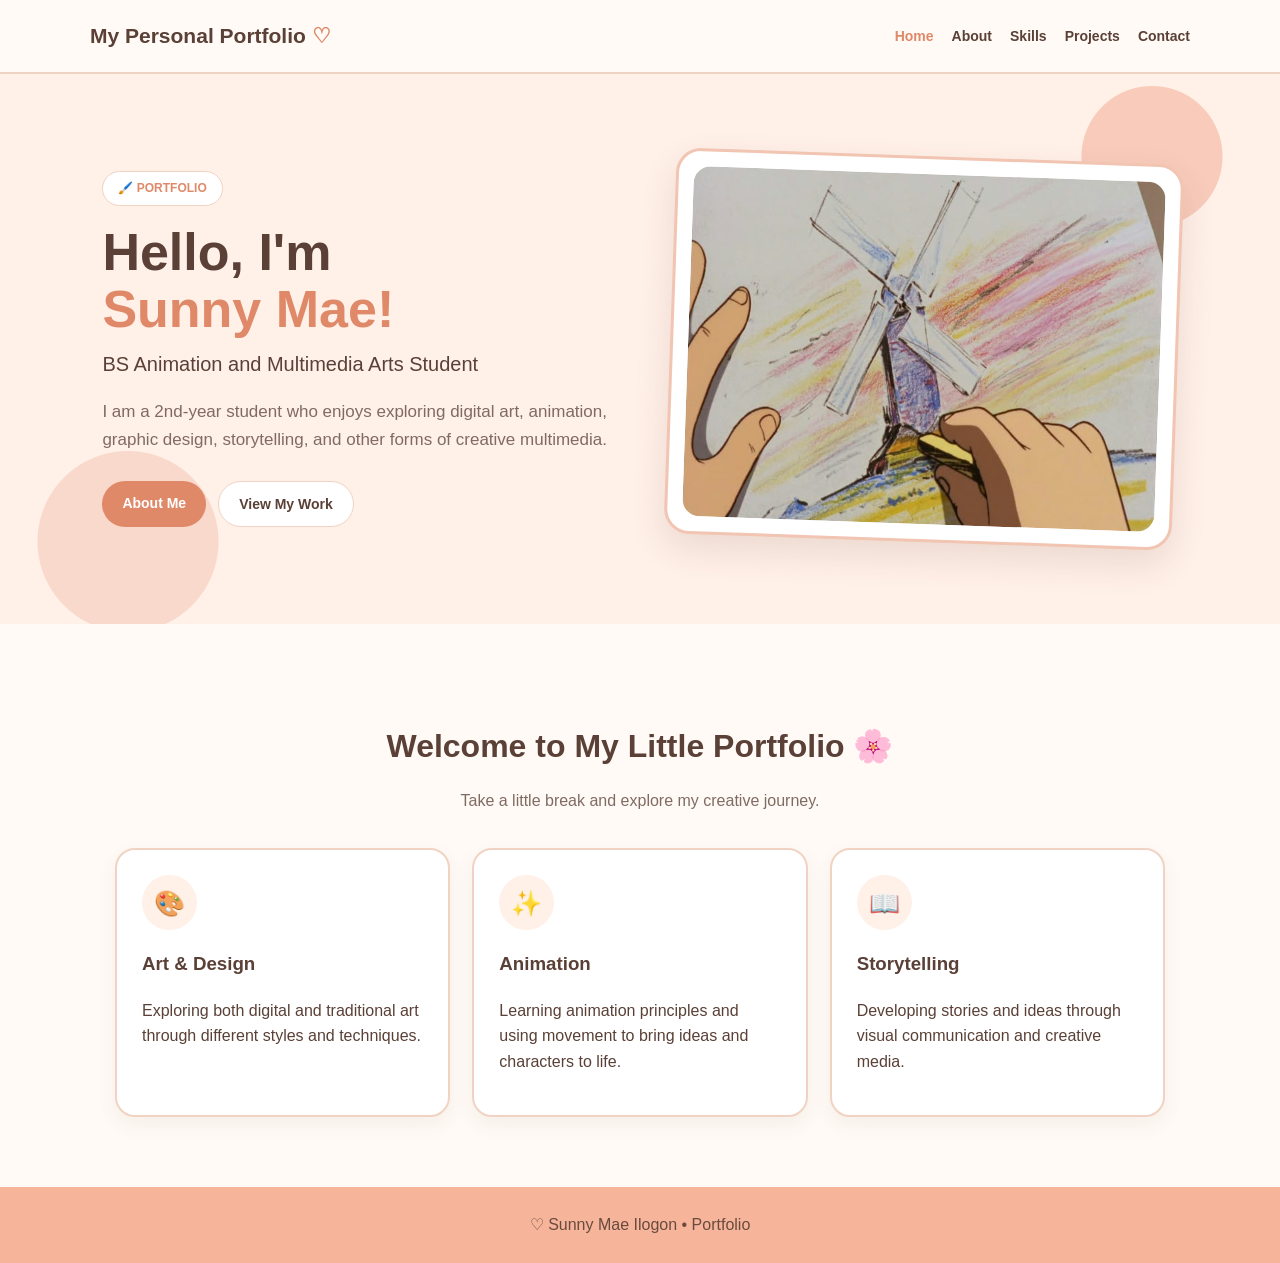
<file: index.html>
<!DOCTYPE html>
<html lang="en">

<head>
    <meta charset="UTF-8">
    <meta name="viewport" content="width=device-width, initial-scale=1.0">

    <title>Sunny Mae Ilogon | Portfolio</title>

    <link rel="stylesheet" href="style.css">
    <link rel="stylesheet" href="index.css">
</head>

<body>

<header>

    <nav>

        <div class="logo">
            My Personal Portfolio <span>♡</span>
        </div>

        <div class="nav-links">

            <a href="index.html" class="active">
                Home
            </a>

            <a href="about.html">
                About
            </a>

            <a href="skills.html">
                Skills
            </a>

            <a href="projects.html">
                Projects
            </a>

            <a href="contact.html">
                Contact
            </a>

        </div>

    </nav>

</header>


<main>

    <!-- JUMBOTRON -->

    <section class="jumbotron">

        <div class="jumbotron-content">

            <div class="badge">
                🖌️ PORTFOLIO
            </div>

            <h1>
                Hello, I'm
                <span>Sunny Mae!</span>
            </h1>

            <h2>
                BS Animation and Multimedia Arts Student
            </h2>

            <p>
                I am a 2nd-year student who enjoys exploring
                digital art, animation, graphic design, storytelling,
                and other forms of creative multimedia.
            </p>

            <div class="buttons">

                <a href="about.html" class="btn primary">
                    About Me
                </a>

                <a href="projects.html" class="btn secondary">
                    View My Work
                </a>

            </div>

        </div>


        <div class="jumbotron-image">

            <img
                src="Images/artwork.jpg"
                alt="Artwork">

        </div>

    </section>


    <!-- WELCOME -->

    <section class="welcome">

        <div class="section-title">

            <h2>
                Welcome to My Little Portfolio 🌸
            </h2>

            <p>
                Take a little break and explore my creative journey.
            </p>

        </div>


        <div class="cards">

            <div class="card">

                <div class="icon">
                    🎨
                </div>

                <h3>
                    Art & Design
                </h3>

                <p>
                    Exploring both digital and traditional art
                    through different styles and techniques.
                </p>

            </div>


            <div class="card">

                <div class="icon">
                    ✨
                </div>

                <h3>
                    Animation
                </h3>

                <p>
                    Learning animation principles and using
                    movement to bring ideas and characters to life.
                </p>

            </div>


            <div class="card">

                <div class="icon">
                    📖
                </div>

                <h3>
                    Storytelling
                </h3>

                <p>
                    Developing stories and ideas through
                    visual communication and creative media.
                </p>

            </div>

        </div>

    </section>

</main>


<footer>

    <p>
        ♡ Sunny Mae Ilogon • Portfolio
    </p>

</footer>

</body>

</html>
</file>
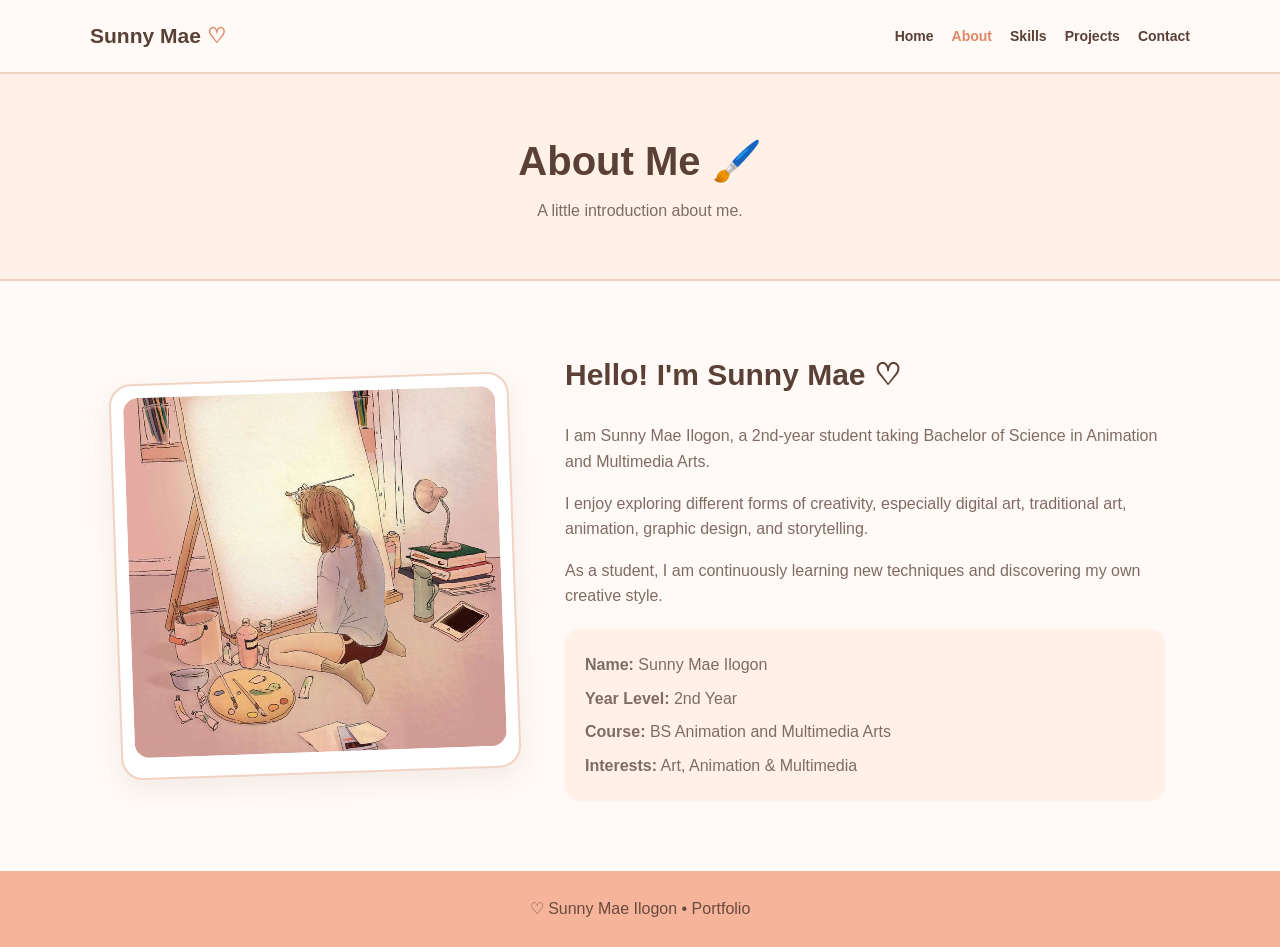
<file: about.html>
<!DOCTYPE html>
<html lang="en">

<head>

    <meta charset="UTF-8">

    <meta name="viewport"
          content="width=device-width, initial-scale=1.0">

    <title>About | Sunny Mae Ilogon</title>

    <link rel="stylesheet" href="style.css">
    <link rel="stylesheet" href="about.css">

</head>


<body>

<header>

<nav>

    <div class="logo">
        Sunny Mae <span>♡</span>
    </div>

    <div class="nav-links">

        <a href="index.html">
            Home
        </a>

        <a href="about.html" class="active">
            About
        </a>

        <a href="skills.html">
            Skills
        </a>

        <a href="projects.html">
            Projects
        </a>

        <a href="contact.html">
            Contact
        </a>

    </div>

</nav>

</header>


<main>

<section class="page-header">

    <h1>
        About Me 🖌️
    </h1>

    <p>
        A little introduction about me.
    </p>

</section>


<section class="about-section">

    <div class="about-grid">

        <div class="about-image">

            <img
                src="Images/profile.jpg"
                alt="Image">

        </div>

        <div class="about-text">

            <h2>
                Hello! I'm Sunny Mae ♡
            </h2>

            <p>
                I am Sunny Mae Ilogon, a 2nd-year student
                taking Bachelor of Science in Animation
                and Multimedia Arts.
            </p>

            <p>
                I enjoy exploring different forms of creativity,
                especially digital art, traditional art,
                animation, graphic design, and storytelling.
            </p>

            <p>
                As a student, I am continuously learning new
                techniques and discovering my own creative style.
            </p>


            <div class="info-box">

                <p>
                    <strong>Name:</strong>
                    Sunny Mae Ilogon
                </p>

                <p>
                    <strong>Year Level:</strong>
                    2nd Year
                </p>

                <p>
                    <strong>Course:</strong>
                    BS Animation and Multimedia Arts
                </p>

                <p>
                    <strong>Interests:</strong>
                    Art, Animation & Multimedia
                </p>

            </div>

        </div>

    </div>

</section>

</main>


<footer>

    <p>
        ♡ Sunny Mae Ilogon • Portfolio
    </p>

</footer>

</body>

</html>
</file>
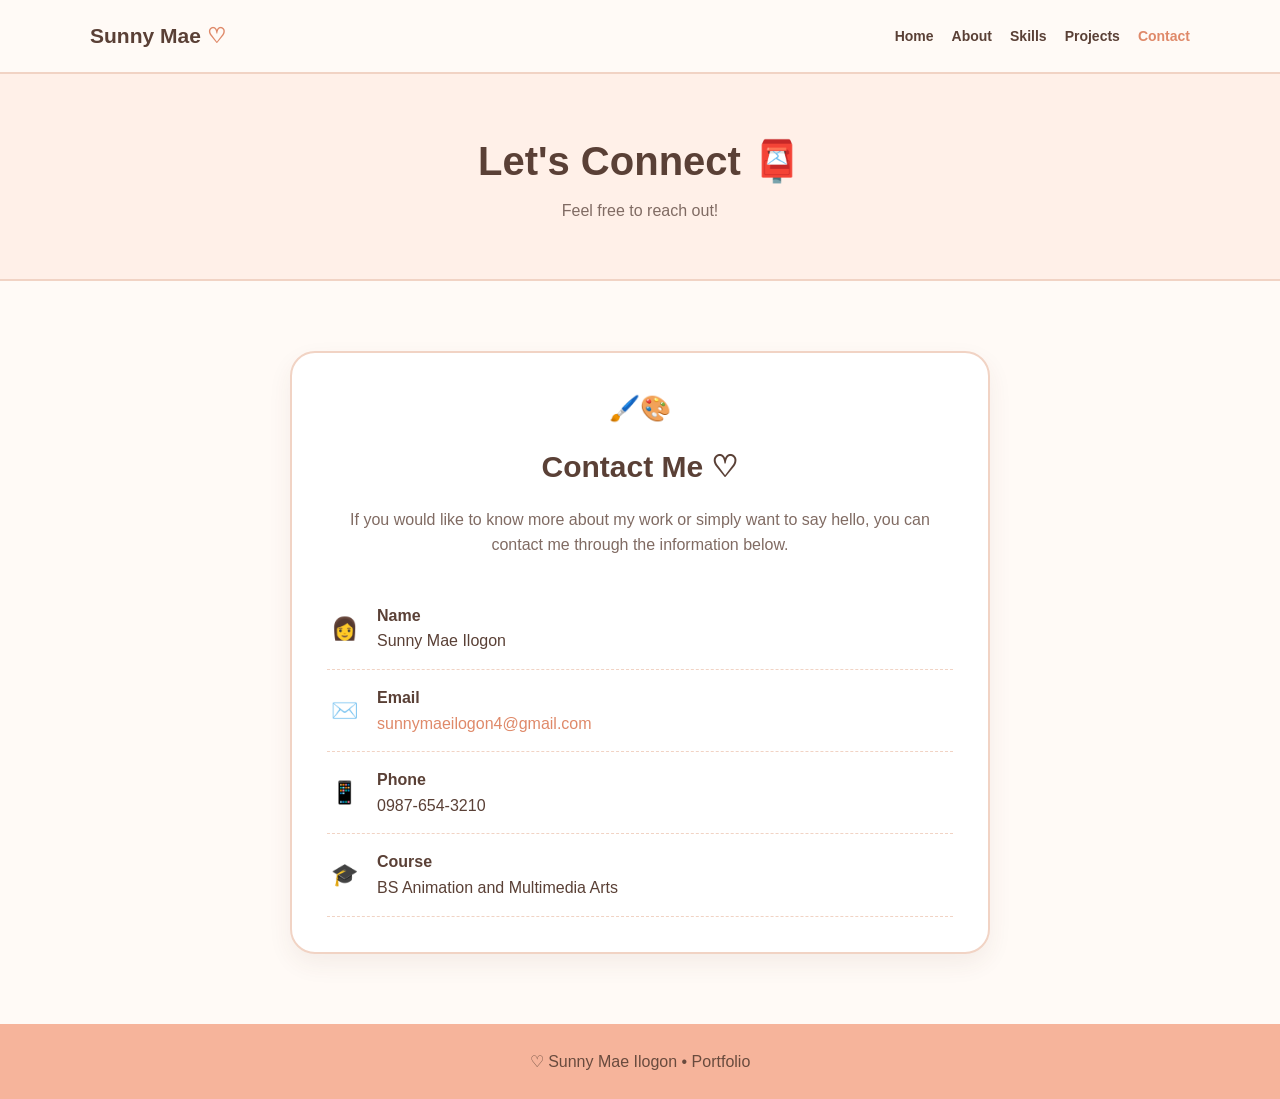
<file: contact.html>
<!DOCTYPE html>
<html lang="en">

<head>

    <meta charset="UTF-8">

    <meta name="viewport"
          content="width=device-width, initial-scale=1.0">

    <title>Contact | Sunny Mae Ilogon</title>

    <link rel="stylesheet" href="style.css">
    <link rel="stylesheet" href="contact.css">

</head>


<body>

<header>

<nav>

    <div class="logo">
        Sunny Mae <span>♡</span>
    </div>

    <div class="nav-links">

        <a href="index.html">
            Home
        </a>

        <a href="about.html">
            About
        </a>

        <a href="skills.html">
            Skills
        </a>

        <a href="projects.html">
            Projects
        </a>

        <a href="contact.html" class="active">
            Contact
        </a>

    </div>

</nav>

</header>


<main>

<section class="page-header">

    <h1>
        Let's Connect 📮
    </h1>

    <p>
        Feel free to reach out!
    </p>

</section>


<section class="contact-section">

<div class="contact-box">

    <div class="contact-decoration">
        🖌️🎨
    </div>

    <h2>
        Contact Me ♡
    </h2>

    <p>
        If you would like to know more about my work
        or simply want to say hello, you can contact me
        through the information below.
    </p>


    <div class="contact-item">

        <span>👩</span>

        <div>

            <strong>
                Name
            </strong>

            Sunny Mae Ilogon

        </div>

    </div>


    <div class="contact-item">

        <span>✉️</span>

        <div>

            <strong>
                Email
            </strong>

            <a href="mailto:sunnymaeilogon4@gmail.com">
                sunnymaeilogon4@gmail.com
            </a>

        </div>

    </div>


    <div class="contact-item">

        <span>📱</span>

        <div>

            <strong>
                Phone
            </strong>

            0987-654-3210

        </div>

    </div>


    <div class="contact-item">

        <span>🎓</span>

        <div>

            <strong>
                Course
            </strong>

            BS Animation and Multimedia Arts

        </div>

    </div>

</div>

</section>

</main>

<footer>

<p>
    ♡ Sunny Mae Ilogon • Portfolio
</p>

</footer>

</body>

</html>
</file>
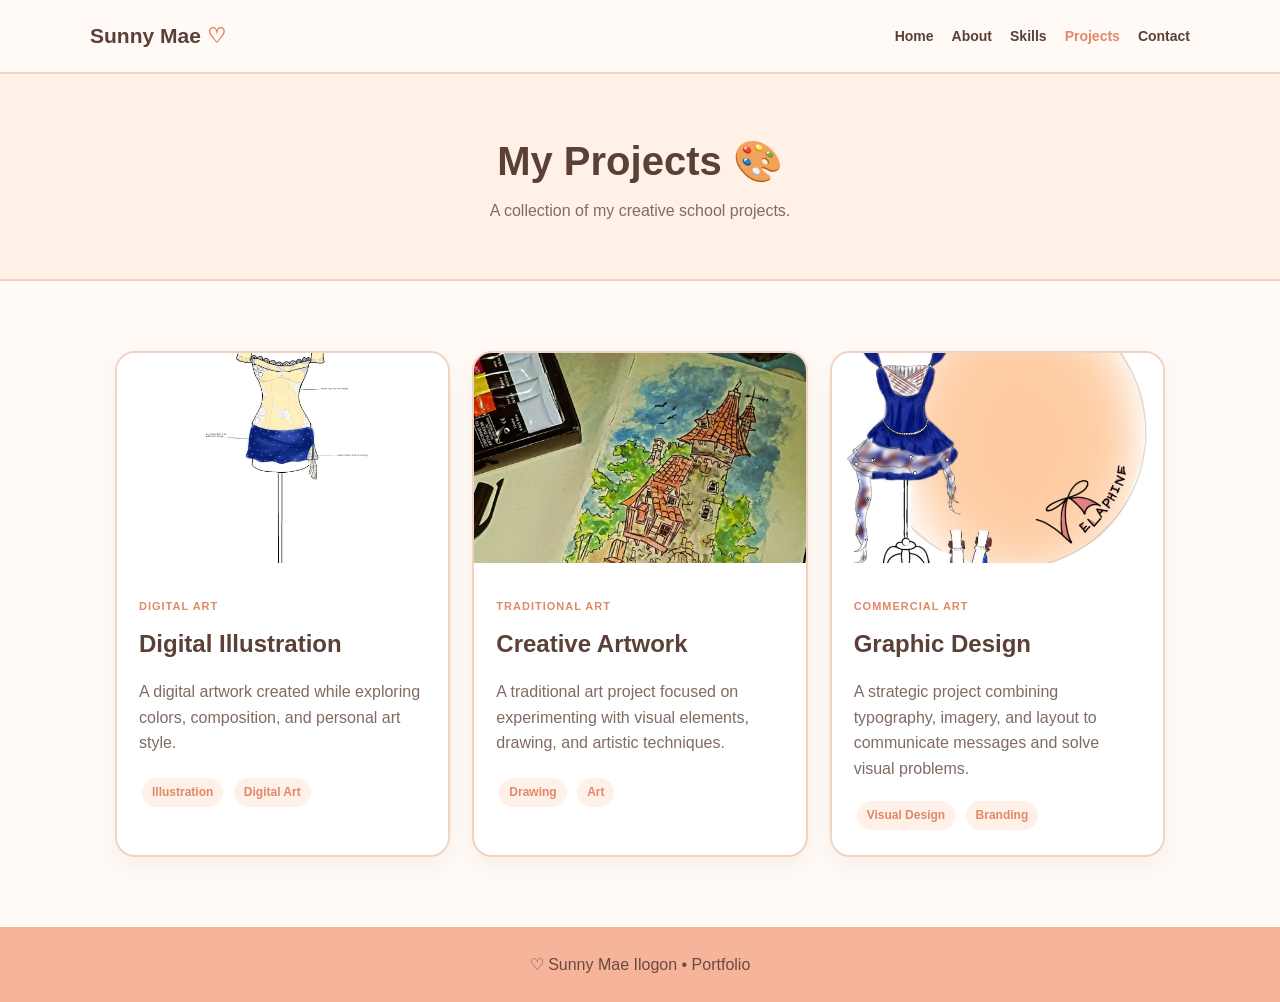
<file: projects.html>
<!DOCTYPE html>
<html lang="en">

<head>

    <meta charset="UTF-8">

    <meta name="viewport"
          content="width=device-width, initial-scale=1.0">

    <title>Projects | Sunny Mae Ilogon</title>

    <link rel="stylesheet" href="style.css">
    <link rel="stylesheet" href="projects.css">

</head>


<body>

<header>

<nav>

    <div class="logo">
        Sunny Mae <span>♡</span>
    </div>

    <div class="nav-links">

        <a href="index.html">
            Home
        </a>

        <a href="about.html">
            About
        </a>

        <a href="skills.html">
            Skills
        </a>

        <a href="projects.html" class="active">
            Projects
        </a>

        <a href="contact.html">
            Contact
        </a>

    </div>

</nav>

</header>


<main>

<section class="page-header">

    <h1>
        My Projects 🎨
    </h1>

    <p>
        A collection of my creative school projects.
    </p>

</section>


<section class="projects-section">

<div class="project-grid">


    <div class="project-card">

        <img
            src="Images/digital-illustration.jpg"
            alt="Digital artwork">

        <div class="project-content">

            <span class="project-type">
                DIGITAL ART
            </span>

            <h2>
                Digital Illustration
            </h2>

            <p>
                A digital artwork created while exploring
                colors, composition, and personal art style.
            </p>

            <span class="tag">
                Illustration
            </span>

            <span class="tag">
                Digital Art
            </span>

        </div>

    </div>


    <div class="project-card">

        <img
            src="Images/house.jpg"
            alt="Creative art project">

        <div class="project-content">

            <span class="project-type">
                TRADITIONAL ART
            </span>

            <h2>
                Creative Artwork
            </h2>

            <p>
                A traditional art project focused on
                experimenting with visual elements,
                drawing, and artistic techniques.
            </p>

            <span class="tag">
                Drawing
            </span>

            <span class="tag">
                Art
            </span>

        </div>

    </div>


    <div class="project-card">

        <img
            src="Images/graphic-design.jpg"
            alt="Graphic Design project">

        <div class="project-content">

            <span class="project-type">
                COMMERCIAL ART
            </span>

            <h2>
                Graphic Design
            </h2>

            <p>
                A strategic project combining typography, imagery, and layout to communicate messages 
                and solve visual problems.
            </p>

            <span class="tag">
                Visual Design
            </span>

            <span class="tag">
                Branding
            </span>

        </div>

    </div>


</div>

</section>

</main>


<footer>

<p>
    ♡ Sunny Mae Ilogon • Portfolio
</p>

</footer>

</body>

</html>
</file>
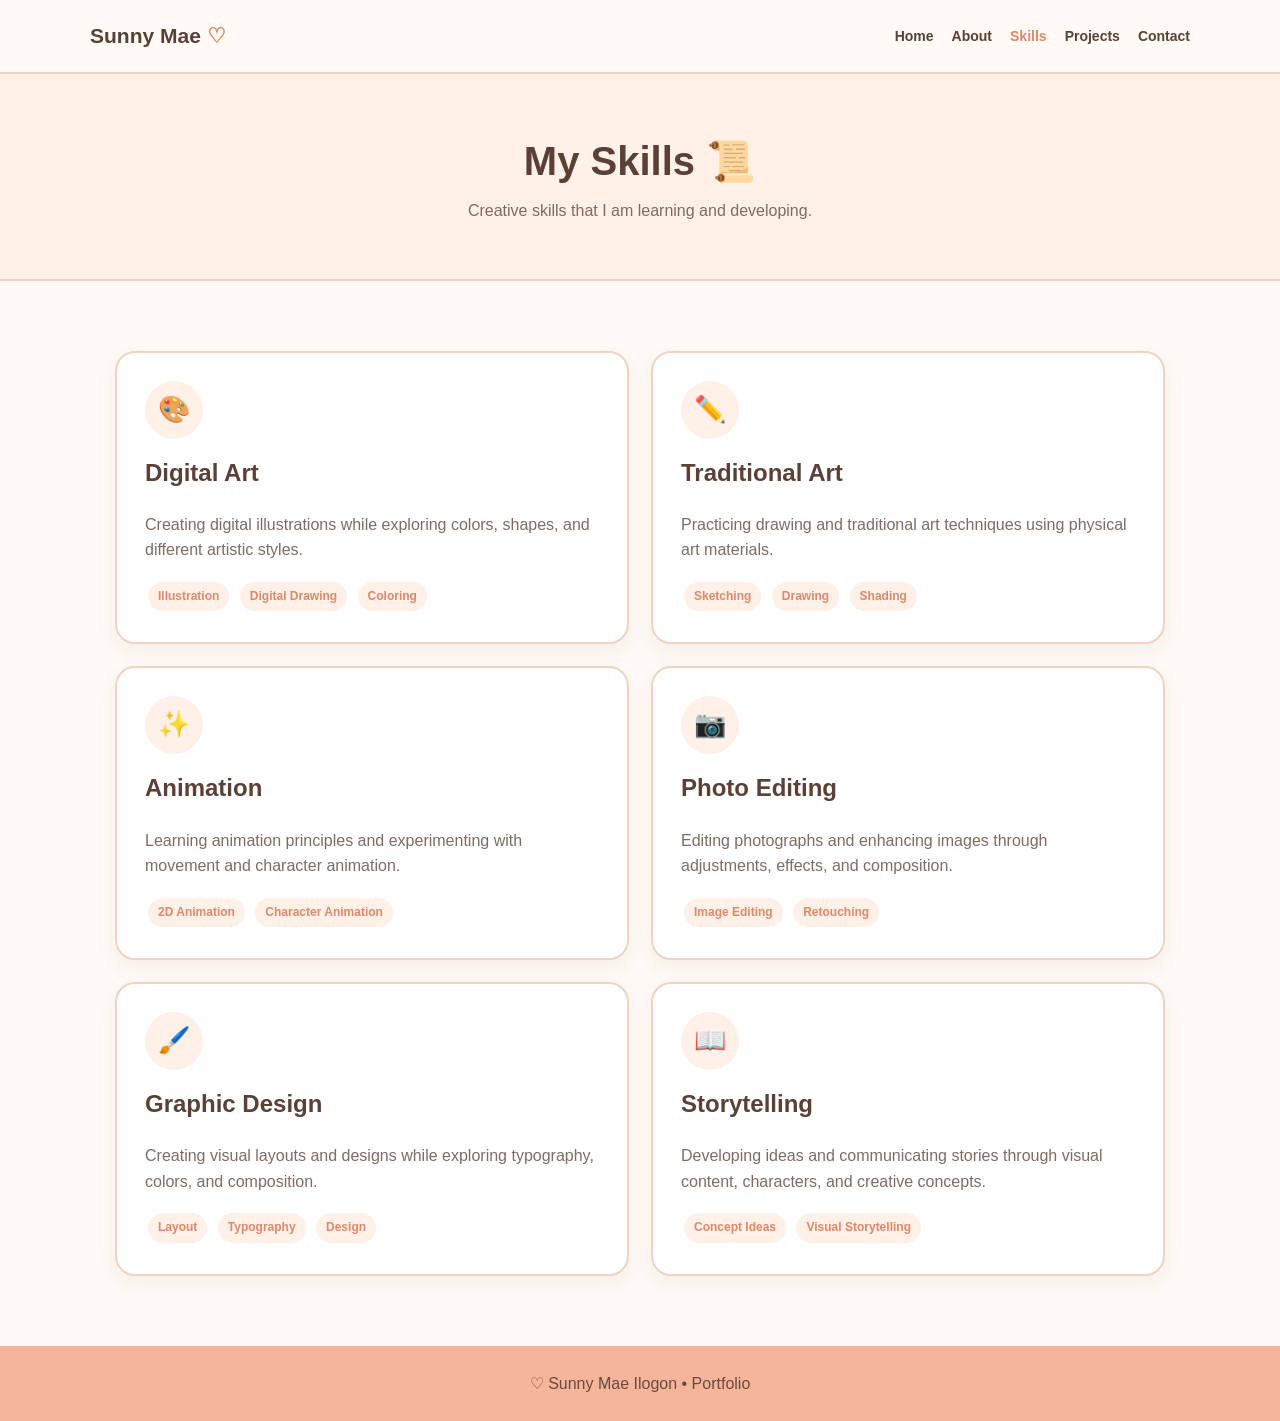
<file: skills.html>
<!DOCTYPE html>
<html lang="en">

<head>

    <meta charset="UTF-8">

    <meta name="viewport"
          content="width=device-width, initial-scale=1.0">

    <title>Skills | Sunny Mae Ilogon</title>

    <link rel="stylesheet" href="style.css">
    <link rel="stylesheet" href="skills.css">

</head>


<body>

<header>

<nav>

    <div class="logo">
        Sunny Mae <span>♡</span>
    </div>

    <div class="nav-links">

        <a href="index.html">
            Home
        </a>

        <a href="about.html">
            About
        </a>

        <a href="skills.html" class="active">
            Skills
        </a>

        <a href="projects.html">
            Projects
        </a>

        <a href="contact.html">
            Contact
        </a>

    </div>

</nav>

</header>


<main>

<section class="page-header">

    <h1>
        My Skills 📜
    </h1>

    <p>
        Creative skills that I am learning and developing.
    </p>

</section>


<section class="skills-section">

<div class="skills-grid">


    <!-- DIGITAL ART -->

    <div class="skill-card">

        <div class="skill-icon">
            🎨
        </div>

        <h2>
            Digital Art
        </h2>

        <p>
            Creating digital illustrations while
            exploring colors, shapes, and different
            artistic styles.
        </p>

        <div class="tags">

            <span>
                Illustration
            </span>

            <span>
                Digital Drawing
            </span>

            <span>
                Coloring
            </span>

        </div>

    </div>


    <!-- TRADITIONAL ART -->

    <div class="skill-card">

        <div class="skill-icon">
            ✏️
        </div>

        <h2>
            Traditional Art
        </h2>

        <p>
            Practicing drawing and traditional
            art techniques using physical
            art materials.
        </p>

        <div class="tags">

            <span>
                Sketching
            </span>

            <span>
                Drawing
            </span>

            <span>
                Shading
            </span>

        </div>

    </div>


    <!-- ANIMATION -->

    <div class="skill-card">

        <div class="skill-icon">
            ✨
        </div>

        <h2>
            Animation
        </h2>

        <p>
            Learning animation principles and
            experimenting with movement and
            character animation.
        </p>

        <div class="tags">

            <span>
                2D Animation
            </span>

            <span>
                Character Animation
            </span>

        </div>

    </div>


    <!-- PHOTO EDITING -->

    <div class="skill-card">

        <div class="skill-icon">
            📷
        </div>

        <h2>
            Photo Editing
        </h2>

        <p>
            Editing photographs and enhancing
            images through adjustments,
            effects, and composition.
        </p>

        <div class="tags">

            <span>
                Image Editing
            </span>

            <span>
                Retouching
            </span>

        </div>

    </div>


    <!-- GRAPHIC DESIGN -->

    <div class="skill-card">

        <div class="skill-icon">
            🖌️
        </div>

        <h2>
            Graphic Design
        </h2>

        <p>
            Creating visual layouts and designs
            while exploring typography, colors,
            and composition.
        </p>

        <div class="tags">

            <span>
                Layout
            </span>

            <span>
                Typography
            </span>

            <span>
                Design
            </span>

        </div>

    </div>


    <!-- STORYTELLING -->

    <div class="skill-card">

        <div class="skill-icon">
            📖
        </div>

        <h2>
            Storytelling
        </h2>

        <p>
            Developing ideas and communicating
            stories through visual content,
            characters, and creative concepts.
        </p>

        <div class="tags">

            <span>
                Concept Ideas
            </span>

            <span>
                Visual Storytelling
            </span>

        </div>

    </div>


</div>

</section>

</main>


<footer>

<p>
    ♡ Sunny Mae Ilogon • Portfolio
</p>

</footer>

</body>

</html>
</file>
<file: style.css>
body {
    min-height: 100vh;
    display: flex;
    flex-direction: column;
}

main {
    flex: 1;
}

footer {
    margin-top: auto;
}

/* =========================
   GENERAL
========================= */

* {
    box-sizing: border-box;
}

:root {
    --peach: #f6b49b;
    --peach-dark: #df8969;
    --peach-light: #fff0e8;

    --cream: #fffaf6;

    --brown: #5a4036;
    --muted: #806b63;

    --white: #ffffff;

    --border: #f1d3c4;
}

html {
    scroll-behavior: smooth;
}

body {
    margin: 0;

    font-family:
        Arial,
        Helvetica,
        sans-serif;

    background: var(--cream);

    color: var(--brown);

    line-height: 1.6;

    /* Keeps footer at bottom */
    min-height: 100vh;

    display: flex;

    flex-direction: column;
}


/* Makes main content fill available space */

main {
    flex: 1;
}


/* =========================
   NAVIGATION
========================= */

header {
    background: rgba(255, 250, 246, 0.97);

    border-bottom:
        2px solid
        var(--border);

    position: sticky;

    top: 0;

    z-index: 100;
}

nav {
    width: 90%;

    max-width: 1100px;

    min-height: 72px;

    margin: auto;

    display: flex;

    align-items: center;

    justify-content: space-between;

    gap: 20px;
}

.logo {
    font-size: 21px;

    font-weight: bold;

    color: var(--brown);
}

.logo span {
    color: var(--peach-dark);
}

.nav-links {
    display: flex;

    flex-wrap: wrap;

    gap: 18px;
}

.nav-links a {
    color: var(--brown);

    text-decoration: none;

    font-size: 14px;

    font-weight: bold;
}

.nav-links a:hover,
.nav-links a.active {
    color: var(--peach-dark);
}


/* =========================
   BUTTONS
========================= */

.buttons {
    display: flex;

    gap: 12px;

    flex-wrap: wrap;
}

.btn {
    display: inline-block;

    padding:
        11px 20px;

    border-radius: 25px;

    text-decoration: none;

    font-weight: bold;

    font-size: 14px;
}

.primary {
    color: white;

    background:
        var(--peach-dark);
}

.primary:hover {
    background: #ca7355;
}

.secondary {
    color: var(--brown);

    background: white;

    border:
        1px solid
        var(--border);
}

.secondary:hover {
    background:
        var(--peach-light);
}


/* =========================
   COMMON SECTIONS
========================= */

.section-title {
    text-align: center;

    margin-bottom: 35px;
}

.section-title h2 {
    font-size: 32px;

    margin-bottom: 8px;
}

.section-title p {
    color: var(--muted);
}


/* =========================
   COMMON CARDS
========================= */

.card {
    background: white;

    border:
        2px solid
        var(--border);

    border-radius: 20px;

    padding: 25px;

    box-shadow:
        0 8px 20px
        rgba(100, 60, 40, .06);
}

.card:hover {
    transform: translateY(-5px);

    transition: .2s;
}

.icon {
    width: 55px;

    height: 55px;

    display: grid;

    place-items: center;

    background:
        var(--peach-light);

    border-radius: 50%;

    font-size: 25px;

    margin-bottom: 15px;
}


/* =========================
   PAGE HEADERS
========================= */

.page-header {
    background:
        var(--peach-light);

    text-align: center;

    padding:
        55px 20px;

    border-bottom:
        2px solid
        var(--border);
}

.page-header h1 {
    font-size: 40px;

    margin: 0 0 5px;
}

.page-header p {
    color: var(--muted);

    margin: 0;
}


/* =========================
   FOOTER
========================= */

footer {
    background:
        var(--peach);

    color:
        #694b3e;

    text-align: center;

    padding: 25px;

    margin-top: auto;
}

footer p {
    margin: 0;
}


/* =========================
   MOBILE
========================= */

@media (max-width: 800px) {

    nav {
        padding:
            15px 0;

        flex-direction: column;

        align-items: flex-start;
    }

    .nav-links {
        gap: 12px;
    }

}
</file>
<file: index.css>
/* =========================
   JUMBOTRON
========================= */

.jumbotron {

    width: 100%;

    min-height: 550px;

    padding:
        70px 8%;

    background:

        radial-gradient(
            circle at 90% 15%,
            #f8cbbb 0 70px,
            transparent 71px
        ),

        radial-gradient(
            circle at 10% 85%,
            #f9d9cc 0 90px,
            transparent 91px
        ),

        var(--peach-light);

    display: grid;

    grid-template-columns:
        1fr 1fr;

    align-items: center;

    gap: 60px;
}


/* Jumbotron text */

.jumbotron-content {
    max-width: 600px;
}

.badge {

    display: inline-block;

    background: white;

    color:
        var(--peach-dark);

    padding:
        7px 15px;

    border-radius: 30px;

    border:
        1px solid
        var(--border);

    font-size: 12px;

    font-weight: bold;

    margin-bottom: 18px;
}

.jumbotron h1 {

    font-size: 52px;

    line-height: 1.1;

    margin:
        0 0 10px;
}

.jumbotron h1 span {

    display: block;

    color:
        var(--peach-dark);
}

.jumbotron h2 {

    font-size: 20px;

    font-weight: normal;

    margin:
        0 0 18px;

    color:
        var(--brown);
}

.jumbotron p {

    color:
        var(--muted);

    font-size: 17px;

    max-width: 580px;

    margin-bottom: 28px;
}


/* =========================
   JUMBOTRON IMAGE
========================= */

.jumbotron-image {

    background: white;

    padding: 15px;

    border-radius: 25px;

    border:
        3px solid
        #f2c4b2;

    box-shadow:
        0 15px 35px
        rgba(100, 60, 40, .12);

    transform: rotate(2deg);
}

.jumbotron-image img {

    display: block;

    width: 100%;

    height: 350px;

    object-fit: cover;

    border-radius: 17px;
}


/* =========================
   WELCOME SECTION
========================= */

.welcome {

    width: 90%;

    max-width: 1050px;

    margin: auto;

    padding:
        70px 0;
}

.cards {

    display: grid;

    grid-template-columns:
        repeat(3, 1fr);

    gap: 22px;
}


/* =========================
   MOBILE
========================= */

@media (max-width: 800px) {

    .jumbotron {

        grid-template-columns: 1fr;

        padding:
            60px 8%;

    }

    .jumbotron h1 {

        font-size: 40px;

    }

    .jumbotron-image {

        transform: none;

    }

    .cards {

        grid-template-columns: 1fr;

    }

}
</file>
<file: about.css>
.about-section {

    width: 90%;

    max-width: 1050px;

    margin: auto;

    padding:
        70px 0;
}

.about-grid {

    display: grid;

    grid-template-columns:
        .8fr 1.2fr;

    gap: 50px;

    align-items: center;
}


/* Image */

.about-image {

    background: white;

    padding: 12px;

    border:
        2px solid
        var(--border);

    border-radius: 22px;

    transform: rotate(-2deg);

    box-shadow:
        0 10px 25px
        rgba(100, 60, 40, .08);
}

.about-image img {

    width: 100%;

    height: 360px;

    object-fit: cover;

    border-radius: 15px;
}


/* Text */

.about-text h2 {

    font-size: 30px;

    margin-top: 0;
}

.about-text p {

    color:
        var(--muted);
}


/* Information box */

.info-box {

    background:
        var(--peach-light);

    padding:
        15px 20px;

    border-radius: 15px;

    margin-top: 20px;
}

.info-box p {

    margin:
        8px 0;
}


/* Mobile */

@media (max-width: 800px) {

    .about-grid {

        grid-template-columns: 1fr;

    }

    .about-image {

        transform: none;

    }

}
</file>
<file: contact.css>
.contact-section {

    width: 90%;

    max-width: 1050px;

    margin: auto;

    padding:
        70px 0;
}


.contact-box {

    max-width: 700px;

    margin: auto;

    background: white;

    padding: 35px;

    border:
        2px solid
        var(--border);

    border-radius: 25px;

    box-shadow:
        0 10px 25px
        rgba(100, 60, 40, .07);

    text-align: center;
}


.contact-decoration {

    font-size: 25px;

    margin-bottom: 15px;
}


.contact-box h2 {

    font-size: 30px;

    margin:
        0 0 10px;
}


.contact-box > p {

    color:
        var(--muted);

    margin-bottom: 30px;
}


.contact-item {

    display: flex;

    align-items: center;

    text-align: left;

    gap: 15px;

    padding:
        15px 0;

    border-bottom:
        1px dashed
        var(--border);
}


.contact-item > span {

    font-size: 22px;

    width: 35px;

    text-align: center;
}


.contact-item strong {

    display: block;
}


.contact-item a {

    color:
        var(--peach-dark);

    text-decoration: none;
}


.contact-button {

    margin-top: 25px;
}
</file>
<file: projects.css>
.projects-section {

    width: 90%;

    max-width: 1050px;

    margin: auto;

    padding:
        70px 0;
}


.project-grid {

    display: grid;

    grid-template-columns:
        repeat(3, 1fr);

    gap: 22px;
}


.project-card {

    overflow: hidden;

    background: white;

    border:
        2px solid
        var(--border);

    border-radius: 20px;

    box-shadow:
        0 8px 20px
        rgba(100, 60, 40, .06);
}


.project-card:hover {

    transform:
        translateY(-5px);

    transition:
        .2s;
}


.project-card img {

    width: 100%;

    height: 210px;

    object-fit: cover;
}


.project-content {

    padding: 22px;
}


.project-type {

    color:
        var(--peach-dark);

    font-size: 11px;

    font-weight: bold;

    letter-spacing: 1px;
}


.project-content h2 {

    margin:
        7px 0;
}


.project-content p {

    color:
        var(--muted);

    min-height: 80px;
}


.tag {

    display: inline-block;

    background:
        var(--peach-light);

    color:
        var(--peach-dark);

    padding:
        5px 10px;

    border-radius:
        20px;

    font-size: 12px;

    font-weight: bold;

    margin: 3px;
}


@media (max-width: 800px) {

    .project-grid {

        grid-template-columns: 1fr;

    }

}
</file>
<file: skills.css>
.skills-section {

    width: 90%;

    max-width: 1050px;

    margin: auto;

    padding:
        70px 0;
}


.skills-grid {

    display: grid;

    grid-template-columns:
        repeat(2, 1fr);

    gap: 22px;
}


.skill-card {

    background: white;

    border:
        2px solid
        var(--border);

    border-radius: 20px;

    padding: 28px;

    box-shadow:
        0 8px 20px
        rgba(100, 60, 40, .06);
}


.skill-card:hover {

    transform:
        translateY(-5px);

    transition:
        .2s;
}


.skill-icon {

    width: 58px;

    height: 58px;

    display: grid;

    place-items: center;

    background:
        var(--peach-light);

    border-radius: 50%;

    font-size: 26px;

    margin-bottom: 15px;
}


.skill-card h2 {

    margin-top: 0;

    color:
        var(--brown);
}


.skill-card p {

    color:
        var(--muted);
}


.tags {

    margin-top: 15px;
}


.tags span {

    display: inline-block;

    background:
        var(--peach-light);

    color:
        var(--peach-dark);

    padding:
        5px 10px;

    border-radius:
        20px;

    font-size: 12px;

    font-weight: bold;

    margin: 3px;
}


@media (max-width: 800px) {

    .skills-grid {

        grid-template-columns: 1fr;

    }

}
</file>
